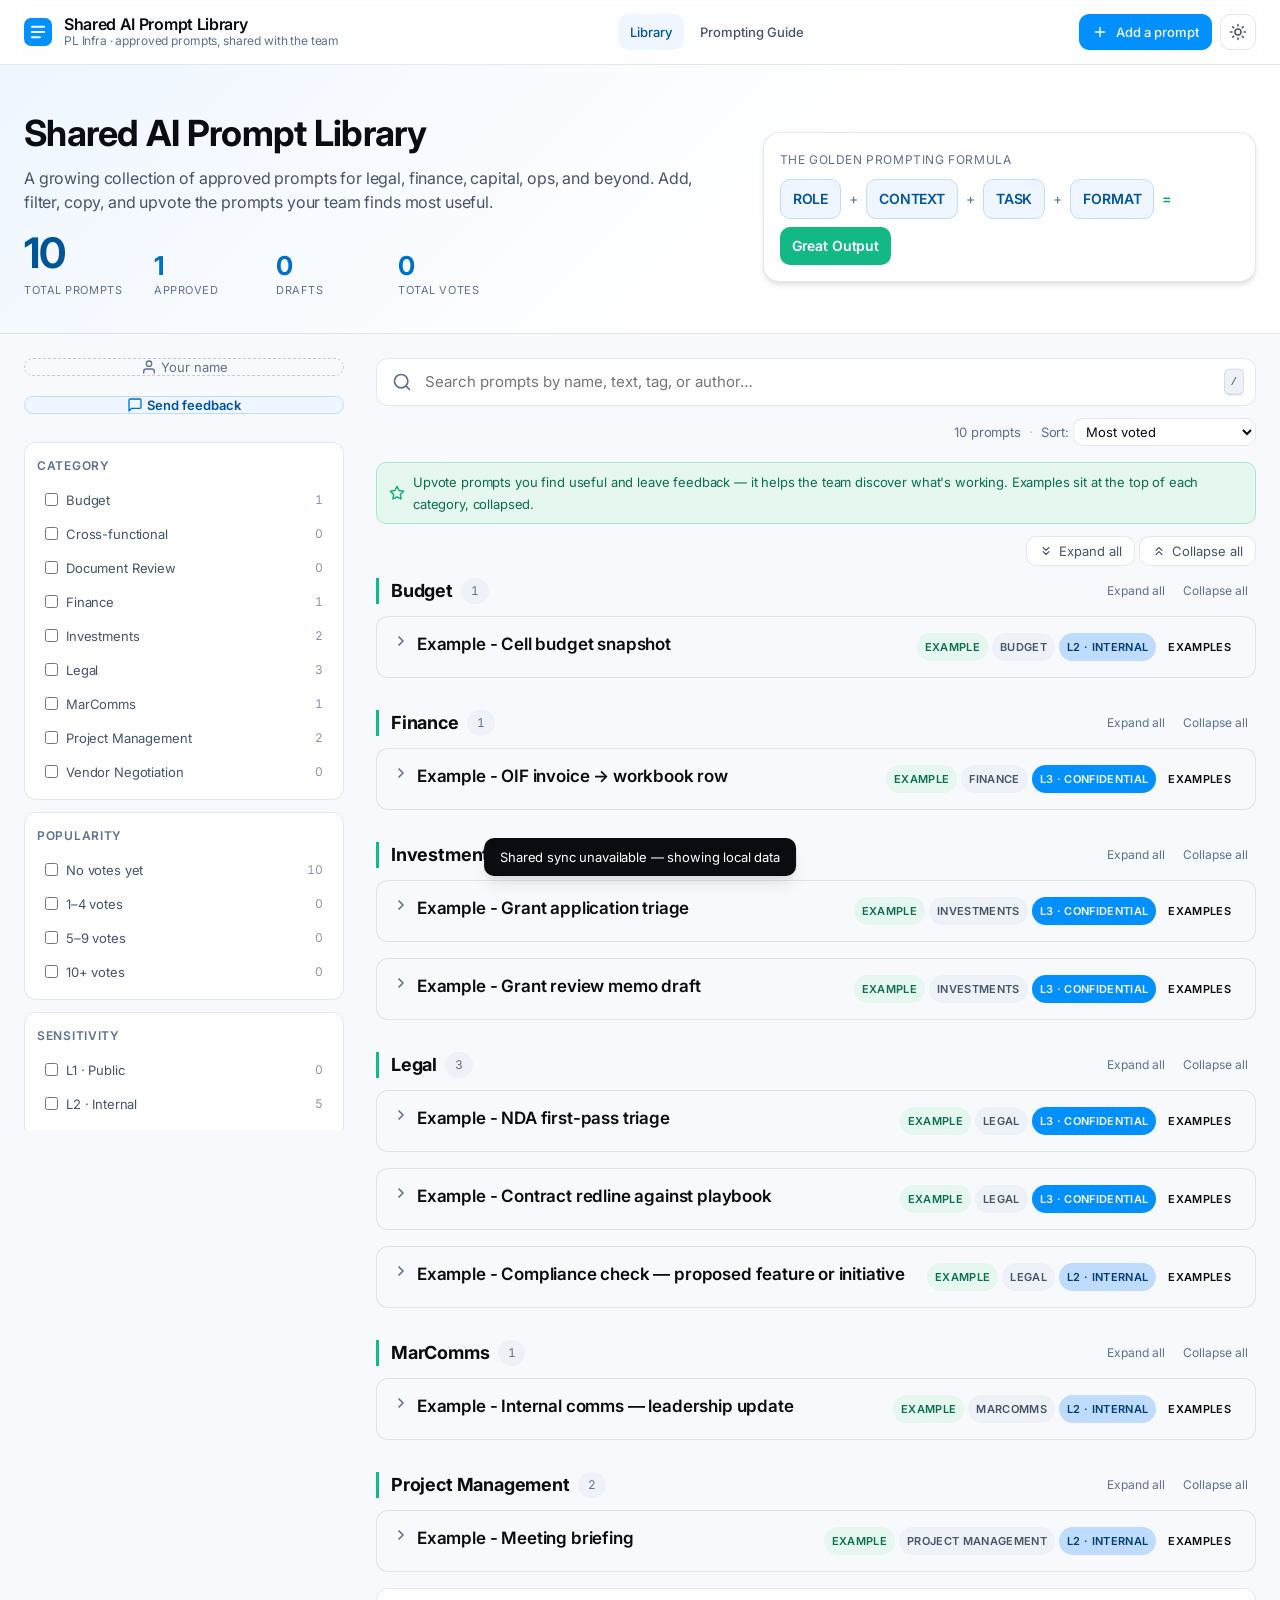
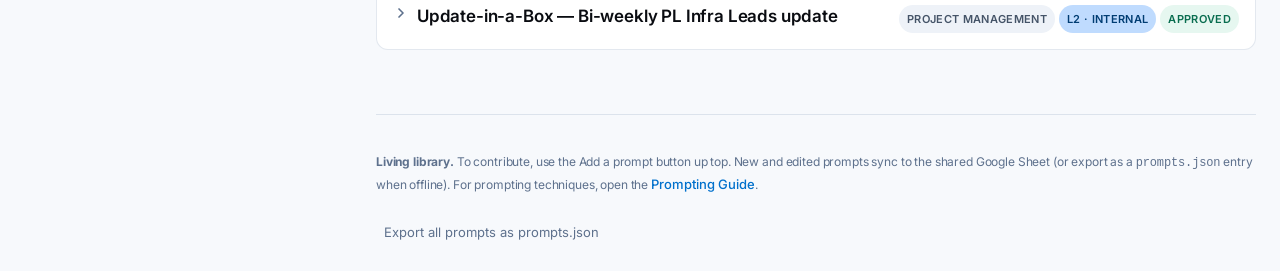
<file: preview/index.html>
<!doctype html>
<html lang="en" data-theme="light">
<head>
  <meta charset="utf-8" />
  <meta name="viewport" content="width=device-width, initial-scale=1" />
  <title>Shared AI Prompt Library — PL Infra</title>
  <meta name="description" content="PL Infra's shared AI prompt library — browse, filter, copy, and upvote approved prompts." />
  <link rel="preconnect" href="https://fonts.googleapis.com" />
  <link rel="preconnect" href="https://fonts.gstatic.com" crossorigin />
  <link href="https://fonts.googleapis.com/css2?family=Inter:wght@400;500;600;700&display=swap" rel="stylesheet" />
  <link rel="icon" href="data:image/svg+xml,%3Csvg xmlns='http://www.w3.org/2000/svg' viewBox='0 0 32 32'%3E%3Crect width='32' height='32' rx='8' fill='%230090ff'/%3E%3Cpath d='M9 10h14M9 16h14M9 22h9' stroke='white' stroke-width='2.5' stroke-linecap='round'/%3E%3C/svg%3E" />
  <link rel="stylesheet" href="styles.css?v=12" />
</head>
<body>

<!-- ===================== TOPBAR ===================== -->
<header class="topbar">
  <div class="topbar-inner">
    <a class="brand" href="#" data-view="library">
      <span class="brand-mark" aria-hidden="true">
        <svg viewBox="0 0 32 32" width="28" height="28">
          <rect width="32" height="32" rx="8" fill="currentColor"/>
          <path d="M9 10h14M9 16h14M9 22h9" stroke="white" stroke-width="2.5" stroke-linecap="round"/>
        </svg>
      </span>
      <span class="brand-text">
        <span class="brand-name">Shared AI Prompt Library</span>
        <span class="brand-sub">PL Infra · approved prompts, shared with the team</span>
      </span>
    </a>

    <nav class="topbar-nav" aria-label="Primary">
      <button class="nav-link is-active" data-view="library" type="button">Library</button>
      <button class="nav-link" data-view="guide" type="button">Prompting Guide</button>
    </nav>

    <div class="topbar-actions">
      <button class="link-button primary" id="addPromptBtn" type="button">
        <svg viewBox="0 0 24 24" width="16" height="16" fill="none" stroke="currentColor" stroke-width="2" stroke-linecap="round" stroke-linejoin="round"><path d="M12 5v14M5 12h14"/></svg>
        Add a prompt
      </button>
      <button class="icon-button" id="themeToggle" aria-label="Toggle dark mode" title="Toggle dark mode">
        <svg class="theme-icon theme-icon-sun" viewBox="0 0 24 24" width="18" height="18" fill="none" stroke="currentColor" stroke-width="2" stroke-linecap="round" stroke-linejoin="round"><circle cx="12" cy="12" r="4"/><path d="M12 2v2M12 20v2M4.93 4.93l1.41 1.41M17.66 17.66l1.41 1.41M2 12h2M20 12h2M4.93 19.07l1.41-1.41M17.66 6.34l1.41-1.41"/></svg>
        <svg class="theme-icon theme-icon-moon" viewBox="0 0 24 24" width="18" height="18" fill="none" stroke="currentColor" stroke-width="2" stroke-linecap="round" stroke-linejoin="round"><path d="M21 12.79A9 9 0 1 1 11.21 3 7 7 0 0 0 21 12.79z"/></svg>
      </button>
    </div>

    <!-- Tablet/mobile: collapses the nav + actions + filters + theme into one menu -->
    <button class="nav-toggle" id="navMenuBtn" type="button" aria-label="Menu" aria-haspopup="true" aria-expanded="false" aria-controls="navMenu">
      <svg viewBox="0 0 24 24" width="22" height="22" fill="none" stroke="currentColor" stroke-width="2" stroke-linecap="round" stroke-linejoin="round"><path d="M3 6h18M3 12h18M3 18h18"/></svg>
    </button>
    <div class="nav-menu" id="navMenu" role="menu" hidden>
      <button class="nav-menu-item" data-view="library" role="menuitem" type="button">
        <svg viewBox="0 0 24 24" width="16" height="16" fill="none" stroke="currentColor" stroke-width="2" stroke-linecap="round" stroke-linejoin="round"><path d="M9 6h11M9 12h11M9 18h11M4 6h.01M4 12h.01M4 18h.01"/></svg>
        Library
      </button>
      <button class="nav-menu-item" data-view="guide" role="menuitem" type="button">
        <svg viewBox="0 0 24 24" width="16" height="16" fill="none" stroke="currentColor" stroke-width="2" stroke-linecap="round" stroke-linejoin="round"><path d="M4 19.5A2.5 2.5 0 0 1 6.5 17H20"/><path d="M6.5 2H20v20H6.5A2.5 2.5 0 0 1 4 19.5v-15A2.5 2.5 0 0 1 6.5 2z"/></svg>
        Prompting Guide
      </button>
      <button class="nav-menu-item nav-menu-add" id="menuAddPrompt" role="menuitem" type="button">
        <svg viewBox="0 0 24 24" width="16" height="16" fill="none" stroke="currentColor" stroke-width="2" stroke-linecap="round" stroke-linejoin="round"><path d="M12 5v14M5 12h14"/></svg>
        Add a prompt
      </button>
      <button class="nav-menu-item" id="menuFeedback" role="menuitem" type="button">
        <svg viewBox="0 0 24 24" width="16" height="16" fill="none" stroke="currentColor" stroke-width="2" stroke-linecap="round" stroke-linejoin="round"><path d="M21 15a2 2 0 0 1-2 2H7l-4 4V5a2 2 0 0 1 2-2h14a2 2 0 0 1 2 2z"/></svg>
        Send feedback
      </button>
      <div class="nav-menu-sep" role="separator"></div>
      <button class="nav-menu-item nav-menu-filters-toggle" id="menuFilters" type="button" aria-expanded="false" aria-controls="navMenuFilters">
        <svg viewBox="0 0 24 24" width="16" height="16" fill="none" stroke="currentColor" stroke-width="2" stroke-linecap="round" stroke-linejoin="round"><path d="M22 3H2l8 9.46V19l4 2v-8.54L22 3z"/></svg>
        <span id="menuFiltersLabel">Filters</span>
        <svg class="nav-menu-chevron" viewBox="0 0 24 24" width="16" height="16" fill="none" stroke="currentColor" stroke-width="2" stroke-linecap="round" stroke-linejoin="round"><path d="m6 9 6 6 6-6"/></svg>
      </button>
      <div class="nav-menu-filters" id="navMenuFilters" hidden></div>
      <div class="nav-menu-sep" role="separator"></div>
      <button class="nav-menu-item" id="menuIdentity" role="menuitem" type="button">
        <svg viewBox="0 0 24 24" width="16" height="16" fill="none" stroke="currentColor" stroke-width="2" stroke-linecap="round" stroke-linejoin="round"><path d="M20 21v-2a4 4 0 0 0-4-4H8a4 4 0 0 0-4 4v2"/><circle cx="12" cy="7" r="4"/></svg>
        Your name
      </button>
      <button class="nav-menu-item" id="menuTheme" role="menuitem" type="button">
        <svg viewBox="0 0 24 24" width="16" height="16" fill="none" stroke="currentColor" stroke-width="2" stroke-linecap="round" stroke-linejoin="round"><circle cx="12" cy="12" r="4"/><path d="M12 2v2M12 20v2M4.93 4.93l1.41 1.41M17.66 17.66l1.41 1.41M2 12h2M20 12h2M4.93 19.07l1.41-1.41M17.66 6.34l1.41-1.41"/></svg>
        <span id="menuThemeLabel">Dark mode</span>
      </button>
    </div>
  </div>
</header>

<!-- ===================== HERO ===================== -->
<section class="hero" id="hero">
  <div class="hero-inner">
    <div>
      <h1>Shared AI Prompt Library</h1>
      <p class="tagline">A growing collection of approved prompts for legal, finance, capital, ops, and beyond. Add, filter, copy, and upvote the prompts your team finds most useful.</p>
      <div class="hero-stats hero-stats--single">
        <div class="hero-stat">
          <span class="hero-stat-num" id="statTotal">&mdash;</span>
          <span class="hero-stat-label">Total prompts</span>
        </div>
        <div class="hero-stat">
          <span class="hero-stat-num" id="statApproved">&mdash;</span>
          <span class="hero-stat-label">Approved</span>
        </div>
        <div class="hero-stat">
          <span class="hero-stat-num" id="statDrafts">&mdash;</span>
          <span class="hero-stat-label">Drafts</span>
        </div>
        <div class="hero-stat">
          <span class="hero-stat-num" id="statVotes">&mdash;</span>
          <span class="hero-stat-label">Total votes</span>
        </div>
      </div>
    </div>
    <div class="hero-art">
      <div class="hero-art-title">The Golden Prompting Formula</div>
      <div class="hero-formula">
        <span class="formula-chip">ROLE</span>
        <span class="formula-op">+</span>
        <span class="formula-chip">CONTEXT</span>
        <span class="formula-op">+</span>
        <span class="formula-chip">TASK</span>
        <span class="formula-op">+</span>
        <span class="formula-chip">FORMAT</span>
        <span class="formula-eq">=</span>
        <span class="formula-out">Great Output</span>
      </div>
    </div>
  </div>
</section>

<!-- ===================== LIBRARY VIEW ===================== -->
<main class="layout" id="libraryView">
  <!-- Sidebar filters -->
  <aside class="sidebar" aria-label="Filters">
    <button class="ghost-button identity-btn" id="identityBtn" type="button">
      <svg viewBox="0 0 24 24" width="16" height="16" fill="none" stroke="currentColor" stroke-width="2" stroke-linecap="round" stroke-linejoin="round"><path d="M20 21v-2a4 4 0 0 0-4-4H8a4 4 0 0 0-4 4v2"/><circle cx="12" cy="7" r="4"/></svg>
      Your name
    </button>
    <button class="ghost-button feedback-btn-side" id="feedbackBtn" type="button">
      <svg viewBox="0 0 24 24" width="16" height="16" fill="none" stroke="currentColor" stroke-width="2" stroke-linecap="round" stroke-linejoin="round"><path d="M21 15a2 2 0 0 1-2 2H7l-4 4V5a2 2 0 0 1 2-2h14a2 2 0 0 1 2 2z"/></svg>
      Send feedback
    </button>
    <div class="filter-card">
      <h3>Category</h3>
      <div class="filter-list" id="filterCategory"></div>
    </div>
    <div class="filter-card">
      <h3>Popularity</h3>
      <div class="filter-list" id="filterPopularity"></div>
    </div>
    <div class="filter-card">
      <h3>Sensitivity</h3>
      <div class="filter-list" id="filterSensitivity"></div>
    </div>
    <div class="filter-card">
      <h3>Status</h3>
      <div class="filter-list" id="filterStatus"></div>
    </div>
    <button class="ghost-button" id="clearFilters" type="button">
      <svg viewBox="0 0 24 24" width="16" height="16" fill="none" stroke="currentColor" stroke-width="2" stroke-linecap="round" stroke-linejoin="round"><path d="M3 6h18M8 6V4a2 2 0 0 1 2-2h4a2 2 0 0 1 2 2v2m3 0v14a2 2 0 0 1-2 2H7a2 2 0 0 1-2-2V6"/></svg>
      Clear all filters
    </button>
  </aside>

  <!-- Content -->
  <section class="content">
    <div class="content-header">
      <div class="search-wrap">
        <svg class="search-icon" viewBox="0 0 24 24" width="20" height="20" fill="none" stroke="currentColor" stroke-width="2" stroke-linecap="round" stroke-linejoin="round" aria-hidden="true"><circle cx="11" cy="11" r="8"/><path d="m21 21-4.3-4.3"/></svg>
        <input type="search" id="mainSearch" class="search-input" placeholder="Search prompts by name, text, tag, or author…" aria-label="Search prompts" />
        <kbd class="search-kbd" aria-hidden="true">/</kbd>
      </div>
      <div class="results-row">
        <div id="activeChips" class="active-chips" aria-live="polite"></div>
        <div class="result-meta">
          <span id="resultCount">0 prompts</span>
          <span class="dot" aria-hidden="true">·</span>
          <label class="select-wrap">
            Sort:
            <select id="sortSelect" aria-label="Sort prompts">
              <option value="votes">Most voted</option>
              <option value="recent">Recently updated</option>
              <option value="alpha">Alphabetical</option>
              <option value="sensitivity">Sensitivity (low → high)</option>
            </select>
          </label>
        </div>
      </div>
    </div>

    <div id="leaderboardNote" class="leaderboard-note">
      <svg viewBox="0 0 24 24" width="16" height="16" fill="none" stroke="currentColor" stroke-width="2" stroke-linecap="round" stroke-linejoin="round"><path d="M12 2l3.09 6.26L22 9.27l-5 4.87 1.18 6.88L12 17.77l-6.18 3.25L7 14.14 2 9.27l6.91-1.01L12 2z"/></svg>
      Upvote prompts you find useful and leave feedback &mdash; it helps the team discover what's working. Examples sit at the top of each category, collapsed.
    </div>

    <div class="bulk-bar" id="bulkBar">
      <button class="bulk-btn" data-action="expand-all" type="button">
        <svg viewBox="0 0 24 24" width="14" height="14" fill="none" stroke="currentColor" stroke-width="2" stroke-linecap="round" stroke-linejoin="round"><path d="m7 13 5 5 5-5M7 6l5 5 5-5"/></svg>
        Expand all
      </button>
      <button class="bulk-btn" data-action="collapse-all" type="button">
        <svg viewBox="0 0 24 24" width="14" height="14" fill="none" stroke="currentColor" stroke-width="2" stroke-linecap="round" stroke-linejoin="round"><path d="m7 11 5-5 5 5M7 18l5-5 5 5"/></svg>
        Collapse all
      </button>
    </div>

    <div id="promptSections"></div>

    <div id="emptyState" class="empty-state" hidden>
      <svg viewBox="0 0 24 24" width="32" height="32" fill="none" stroke="currentColor" stroke-width="1.5" stroke-linecap="round" stroke-linejoin="round" aria-hidden="true"><circle cx="11" cy="11" r="8"/><path d="m21 21-4.3-4.3"/></svg>
      <h3>No prompts match those filters</h3>
      <p>Try clearing a filter or broadening your search.</p>
      <button class="action-btn" type="button" onclick="document.getElementById('clearFilters').click()">Clear all filters</button>
    </div>

    <footer class="page-footer">
      <p><strong>Living library.</strong> To contribute, use the Add a prompt button up top. New and edited prompts sync to the shared Google Sheet (or export as a <code>prompts.json</code> entry when offline). For prompting techniques, open the <button class="nav-link" data-view="guide" type="button" style="height:auto;padding:0;color:var(--brand-600)">Prompting Guide</button>.</p>
      <div><button class="ghost-button" id="exportJsonBtn" type="button">Export all prompts as prompts.json</button></div>
    </footer>
  </section>
</main>

<!-- ===================== GUIDE VIEW ===================== -->
<main class="guide" id="guideView" hidden>
  <h1>Prompting Guide</h1>
  <p class="guide-intro">An AI tool is only as good as the instruction you give it. A vague prompt gets a generic answer. A precise, context-rich prompt gets a polished, ready-to-use response. The difference is your prompt.</p>

  <h2>1. Where AI is already winning</h2>
  <p>Most teams are already using AI for one or more of these. Naming them out loud helps you spot where else AI can plug in:</p>
  <ul>
    <li><strong>Contracts &amp; agreements</strong> — draft, review, redline, summarize; extract key terms and flag unusual clauses.</li>
    <li><strong>Response drafting</strong> — professional emails, letters, replies; routine through sensitive.</li>
    <li><strong>Diligence &amp; KYC</strong> — determine document requirements, draft response emails, manage certification letters.</li>
    <li><strong>Special projects</strong> — research, summarize, draft memos, produce first-pass deliverables for complex work.</li>
    <li><strong>Process &amp; admin</strong> — checklists, templates, trackers, process documentation for repeatable workflows.</li>
    <li><strong>Proofreading &amp; polish</strong> — refine tone, check consistency, restructure arguments, catch errors before send.</li>
  </ul>

  <h2>2. The Golden Prompting Formula</h2>
  <p><strong>ROLE + CONTEXT + TASK + FORMAT = Great Output</strong></p>
  <table>
    <thead><tr><th>Component</th><th>Question it answers</th><th>Example</th></tr></thead>
    <tbody>
      <tr><td><strong>ROLE</strong></td><td>Who should the AI be?</td><td>"You are a legal counsel specializing in vendor agreements…"</td></tr>
      <tr><td><strong>CONTEXT</strong></td><td>What's the situation?</td><td>"We received a request from Counterparty X asking for…"</td></tr>
      <tr><td><strong>TASK</strong></td><td>What exactly do you need?</td><td>"Draft a response providing only the required documents…"</td></tr>
      <tr><td><strong>FORMAT</strong></td><td>How should it look?</td><td>"Respond in 3 paragraphs, professional tone, under 200 words."</td></tr>
    </tbody>
  </table>
  <p>Most of us do this intuitively. Doing it consistently is what separates a great prompt from a mediocre one.</p>

  <h2>3. A reusable template for high-stakes prompts</h2>
  <p>For complex, repeatable work — diligence reviews, multi-step analyses, anything you'll run more than once — use this three-step structure:</p>
  <h3>Step 1 — Scope</h3>
  <blockquote>As an <code>(EXPERT_TYPE)</code> with a background in <code>(EXPERTISE_TYPES)</code>, and in consideration of the following context <code>(INDUSTRIES, COUNTRIES, BUSINESS_CONTEXT, PRIOR_ANALYSIS)</code>, analyze the following <code>(CONTENT_SOURCES)</code> for <code>(DESIRED_PATTERNS)</code>. While analyzing, alert the following <code>(HUMAN_ROLES)</code> via the following <code>(ALERT_METHODS AND ANALYSIS_CONTEXT)</code> when specific human expertise could meaningfully improve analysis. Once the analysis is complete, store it in the <code>(ANALYSIS_REPOSITORY)</code>.</blockquote>
  <h3>Step 2 — Rigor</h3>
  <blockquote>Document and retain your sources, citations, and reasoning for all actions associated with each step.</blockquote>
  <h3>Step 3 — Internal process improvement</h3>
  <blockquote>Recommend improvements to this workflow such as qualitative inclusion of more context and content source for more accurate and desired outcomes. Make recommendations on how analysis is conducted so that overall analyses trend up in quality over time. Include any specific recommendations for improving analysis efficiency, context richness, and the preservation of accurate data provenance and citation.</blockquote>
  <p>Save the populated version back to the library when you find one that works well. The library compounds in value over time.</p>

  <h2>4. Good vs. great prompts</h2>
  <h3>Contract review</h3>
  <p><span class="weak">Weak:</span> "Review this contract."<br><span class="strong">Strong:</span> "You are a legal counsel for a financial firm. Review this vendor agreement and list the top 3 deviations from our standard terms, flagging each as Low/Medium/High risk. One sentence per item."</p>
  <h3>Email response</h3>
  <p><span class="weak">Weak:</span> "Help me respond to this email."<br><span class="strong">Strong:</span> "You are drafting on behalf of a senior attorney. The counterparty requests a deadline extension. Decline professionally but offer an alternative date. Formal tone, under 100 words."</p>
  <h3>Diligence / KYC request</h3>
  <p><span class="weak">Weak:</span> "Help me respond to this KYC request."<br><span class="strong">Strong:</span> "You are a legal ops specialist. A fund administrator requests KYC docs. We provide only: [list]. Draft a professional reply with exactly these items, noting anything unavailable. Under 150 words."</p>
  <p>The weak versions produce generic output that is often missing required info, includes info we shouldn't share, and needs heavy editing. The strong versions are ready-to-send in two minutes.</p>

  <h2>5. Six techniques that separate power users</h2>
  <p><strong>1. Be specific about constraints.</strong> Tell the AI what NOT to include. <em>"Do not share our EIN, bank details, or ownership structure unless explicitly required."</em></p>
  <p><strong>2. Reference attached documents.</strong> Use <code>@</code> (or the equivalent attachment mechanism in your tool) and say <em>"Using the attached [document name], draft…"</em> This grounds the AI in your actual content.</p>
  <p><strong>3. Iterate, don't restart.</strong> If the output is close but not right, say <em>"Revise paragraph 2 to be more formal"</em> or <em>"Shorten this to 3 bullet points."</em> Build on what's good. When you discover a better way to ask mid-conversation, tell the model to update its working instructions and restate them so you can save the new version back to the library.</p>
  <p><strong>4. Specify your audience.</strong> <em>"This goes to a sophisticated institutional investor"</em> vs. <em>"This is for a fund admin's compliance team."</em> The AI calibrates tone and depth accordingly.</p>
  <p><strong>5. Ask for a plan first.</strong> For complex tasks: <em>"Before drafting, list the key points you'll cover and flag any gaps in the information I've given you."</em> Approve the outline, then say <em>"Proceed."</em> Bonus: ask the model to suggest improvements to your prompt before it runs — it is unusually good at spotting underspecification in its own instructions.</p>
  <p><strong>6. Request sources.</strong> Ask the AI to cite its sources so you can quickly identify where (if at all) it is hallucinating. Useful framings:</p>
  <ul>
    <li><em>"Cite the section number for every claim about the contract."</em></li>
    <li><em>"For every number you give me, cite the tab and cell range from the workbook."</em></li>
    <li><em>"If you are uncertain about a citation, say so explicitly rather than guessing."</em></li>
    <li><em>"Don't invent citations — if you don't have a source, mark the claim <code>[UNCITED]</code>."</em></li>
  </ul>

  <h2>6. Match the model to the task</h2>
  <ul>
    <li><strong>Top-tier reasoning model</strong> (e.g., Claude Opus) — heavy analysis, contract review, complex reasoning. Use when accuracy beats speed.</li>
    <li><strong>Workhorse model</strong> (e.g., Claude Sonnet) — most drafting, summarization, day-to-day work. The default for the library.</li>
    <li><strong>Fast / cheap model</strong> (e.g., Claude Haiku) — high-volume classification, routing, quick checks where you'd run the same prompt many times.</li>
  </ul>

  <h2>7. Always avoid</h2>
  <ul>
    <li>Pasting confidential data into non-approved tools that have not been vetted by your org's security or legal team.</li>
    <li>Sending AI output without human review.</li>
    <li>Vague asks — use precise verbs: <em>draft, summarize, extract, compare.</em></li>
    <li>Assuming context carries over — reset each session or create a Project.</li>
  </ul>

  <h2>8. Building the habit</h2>
  <p>Better prompts → better outputs → more time for high-value work. Two small actions that make this real:</p>
  <ul>
    <li>Pick one technique from this guide and apply it to a real task this week.</li>
    <li>When you find a prompt that works well, add it to your team's library so others benefit.</li>
  </ul>
  <blockquote class="callout-green">Ready to contribute? Head back to the <button class="nav-link" data-view="library" type="button" style="height:auto;padding:0;color:var(--green-700);font-weight:600">Library</button> and hit "Add a prompt."</blockquote>
</main>

<!-- ===================== MODAL ROOT ===================== -->
<div id="modalRoot"></div>

<div id="toast" class="toast" role="status" aria-live="polite"></div>

<script src="config.js?v=12"></script>
<script src="prompts.js?v=12"></script>
<script src="app.js?v=12"></script>
</body>
</html>
</file>
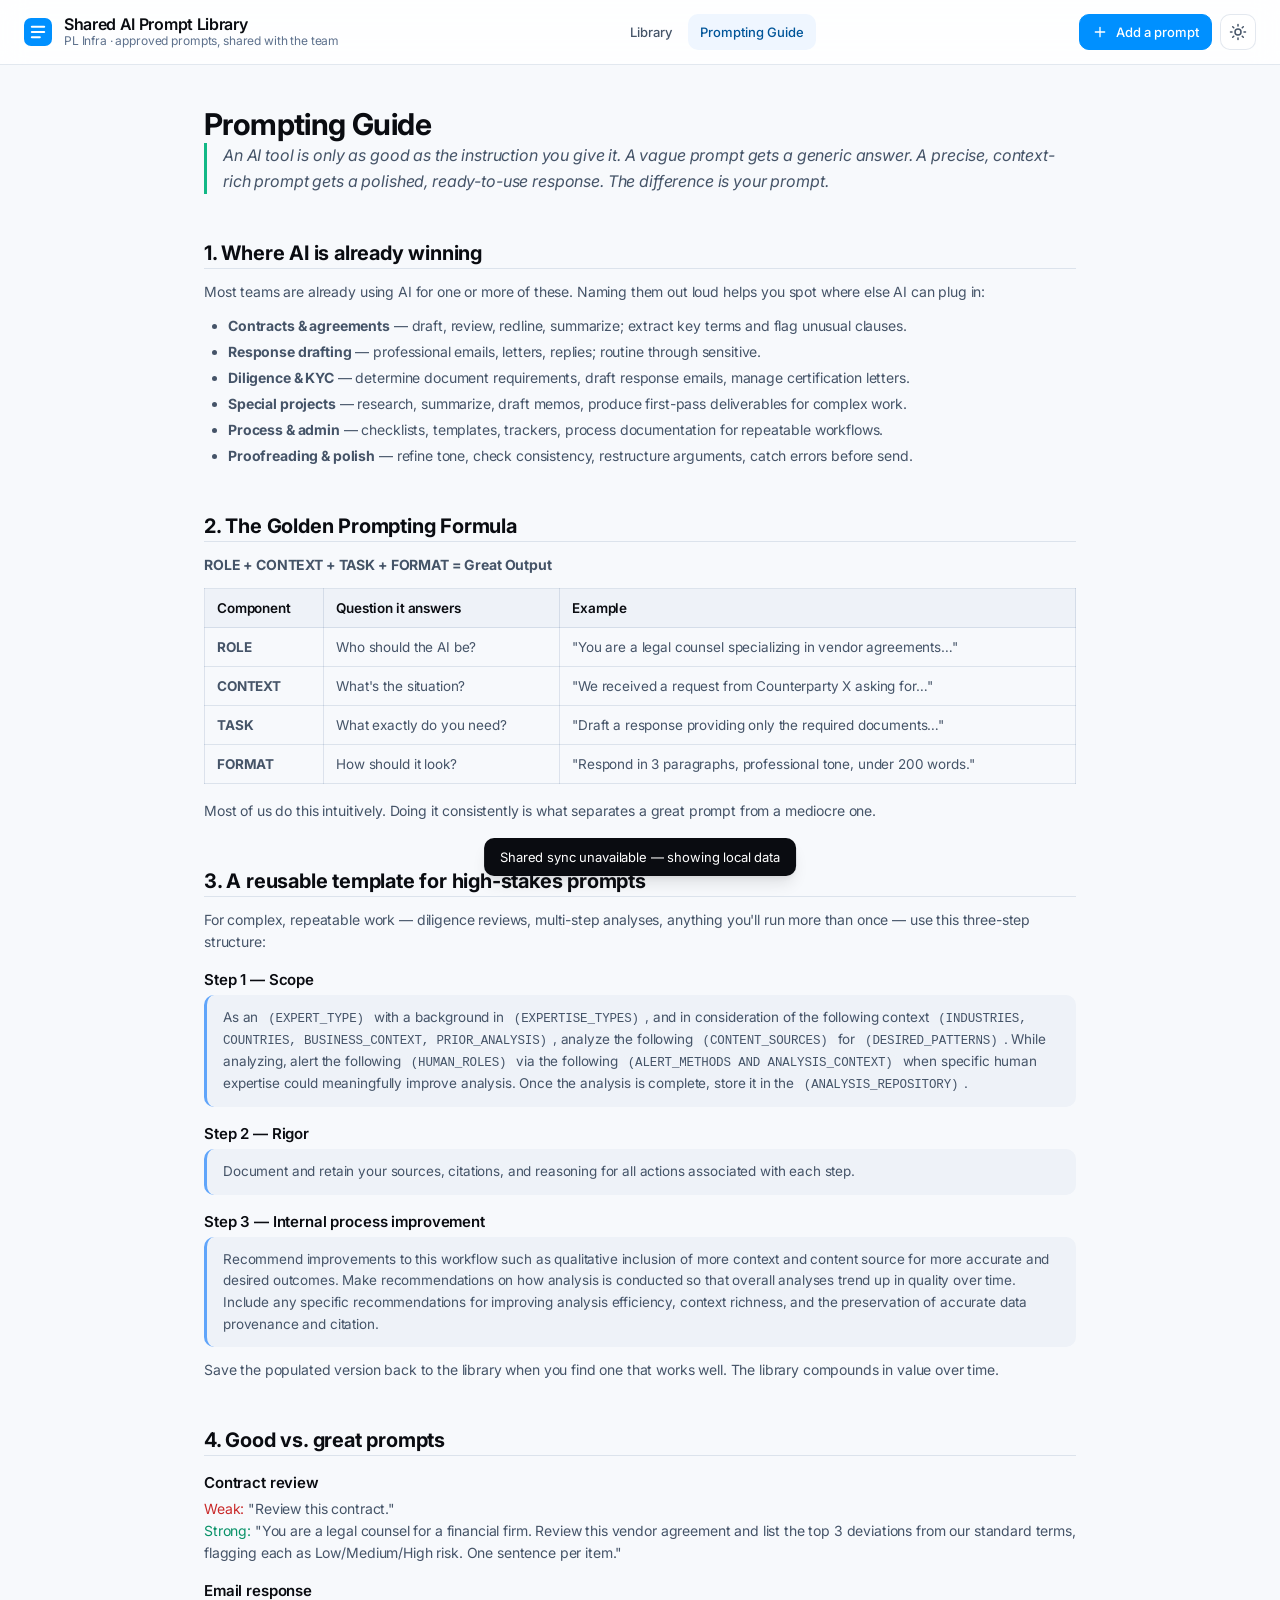
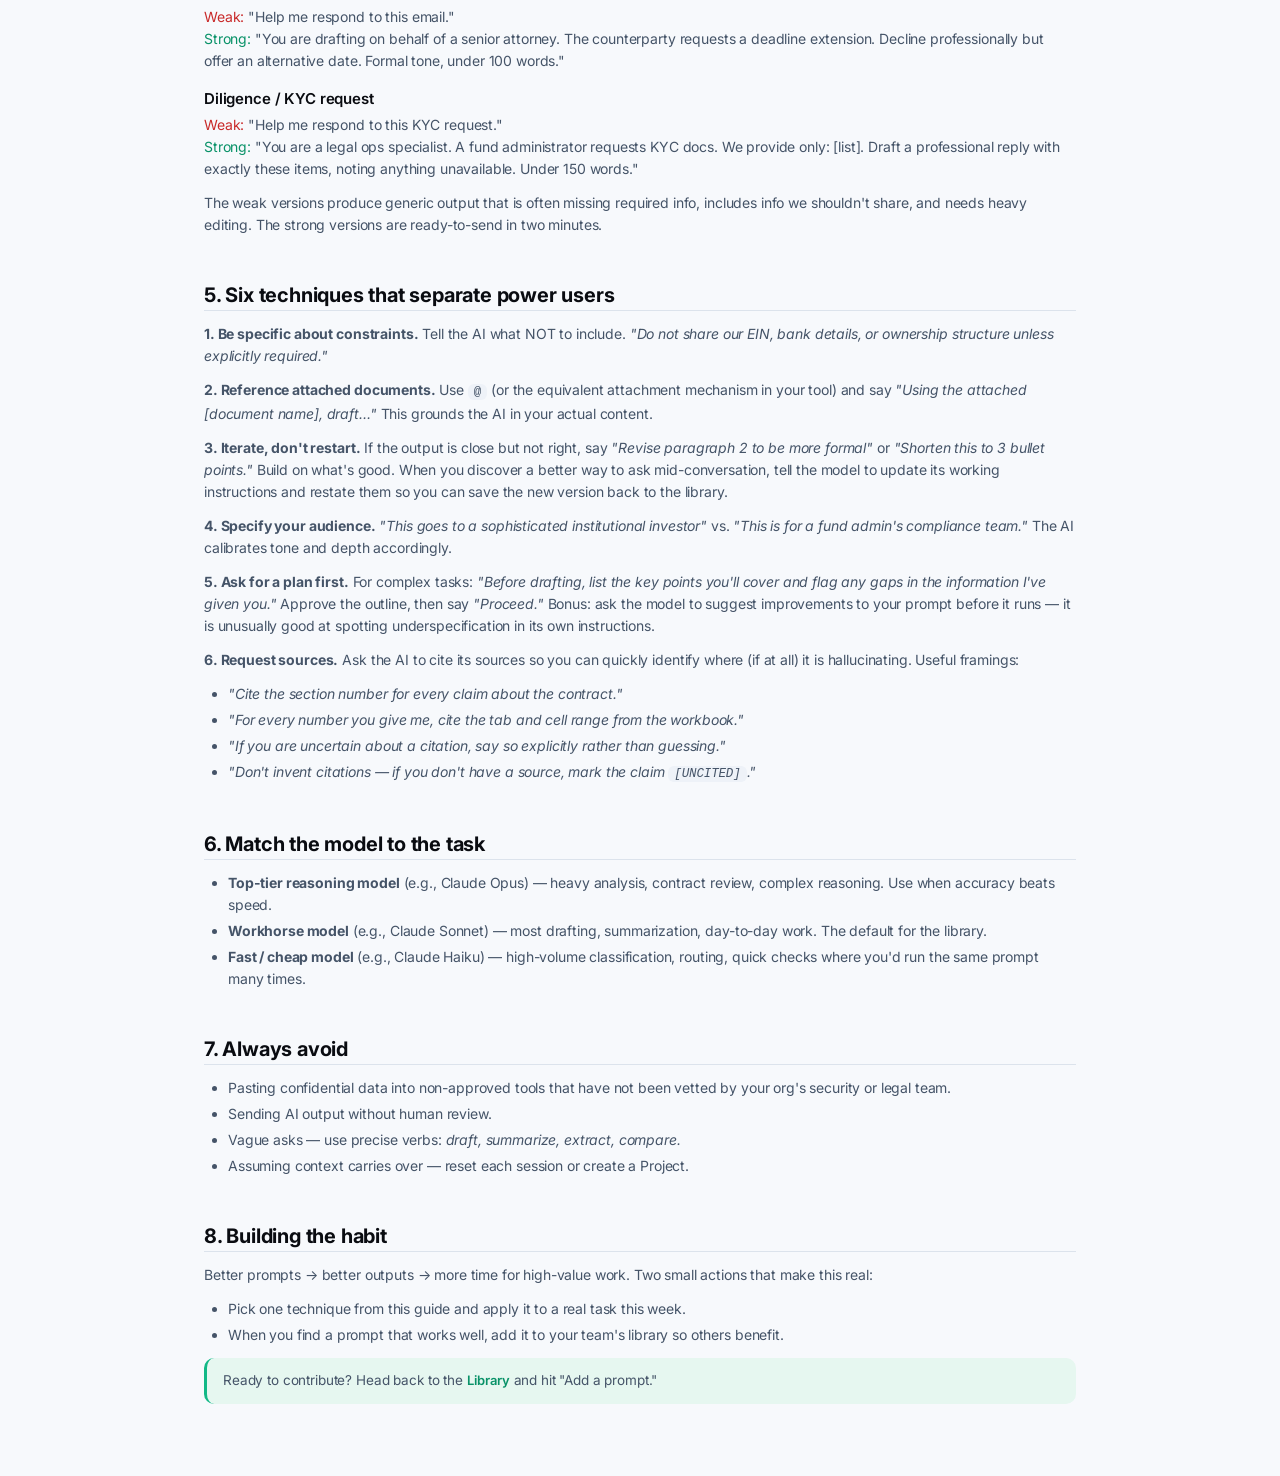
<file: preview/reference.html>
<!doctype html>
<html lang="en" data-theme="light">
<head>
  <meta charset="utf-8" />
  <meta name="viewport" content="width=device-width, initial-scale=1" />
  <title>Prompting Guide — PL Infra Prompt Library</title>
  <!-- The Prompting Guide now lives in-page on the library as a tab.
       This page redirects there so existing links keep working.
       The previous standalone page is preserved as reference.html.bak. -->
  <meta http-equiv="refresh" content="0; url=./#guide" />
  <link rel="icon" href="data:image/svg+xml,%3Csvg xmlns='http://www.w3.org/2000/svg' viewBox='0 0 32 32'%3E%3Crect width='32' height='32' rx='8' fill='%230090ff'/%3E%3Cpath d='M9 10h14M9 16h14M9 22h9' stroke='white' stroke-width='2.5' stroke-linecap='round'/%3E%3C/svg%3E" />
  <script>location.replace("./#guide");</script>
  <style>
    body{font-family:-apple-system,BlinkMacSystemFont,"Segoe UI",Inter,sans-serif;
      display:grid;place-items:center;min-height:100vh;margin:0;background:#f7f9fc;color:#455468}
    a{color:#0070cc}
  </style>
</head>
<body>
  <p>The Prompting Guide has moved. Redirecting… If nothing happens, <a href="./#guide">open the Prompting Guide</a>.</p>
</body>
</html>
</file>
<file: preview/styles.css>
/* PL Prompt Library — design system + components (extracted from prototype) */
/* =========================================================
   PL Design System — tokens + components (from preview/styles.css)
   ========================================================= */
:root {
  --bg-base:            #ffffff;
  --bg-soft:            #f7f9fc;
  --bg-subtle:          #eef2f8;
  --bg-brand-soft:      #eff6ff;
  --bg-brand-subtle:    #dbeafe;
  --fg-primary:         #0a0c11;
  --fg-secondary:       #455468;
  --fg-tertiary:        #5e718d;
  --fg-quaternary:      #8897ae;
  --fg-disabled:        #afbaca;
  --fg-on-brand:        #ffffff;
  --brand-50:           #eff6ff;
  --brand-100:          #dbeafe;
  --brand-200:          #bfdbfe;
  --brand-300:          #93c5fd;
  --brand-400:          #60a5fa;
  --brand-500:          #0090ff;
  --brand-600:          #0070cc;
  --brand-700:          #005599;
  --brand-800:          #003d73;
  --brand-900:          #002952;
  /* PL green accents */
  --green-500:          #12b886;
  --green-600:          #0ca678;
  --green-700:          #099268;
  --green-soft:         #e6f7f0;
  --green-subtle:       #c3f0dd;
  --green-border:       #a7e8cf;
  --green-fg:           #0a6e50;
  --border-subtle:      rgba(30,64,124,0.12);
  --border-muted:       rgba(30,64,124,0.24);
  --border-strong:      #3d4a5c;
  --border-brand:       #0090ff;
  --border-brand-soft:  #bfdbfe;
  --tier-l1-bg: #eff6ff; --tier-l1-fg: #005599;
  --tier-l2-bg: #bfdbfe; --tier-l2-fg: #003d73;
  --tier-l3-bg: #0090ff; --tier-l3-fg: #ffffff;
  --tier-l4-bg: #003d73; --tier-l4-fg: #ffffff;
  --status-draft-bg:      #f1f5f9; --status-draft-fg:      #475569;
  --status-approved-bg:   #e6f7f0; --status-approved-fg:   #0a6e50;
  --status-deprecated-bg: #e2e8f0; --status-deprecated-fg: #64748b;
  --space-1:2px; --space-2:4px; --space-3:8px; --space-4:12px;
  --space-5:16px; --space-6:24px; --space-7:32px; --space-8:48px;
  --space-9:64px; --space-10:80px;
  --radius-sm:6px; --radius-md:10px; --radius-lg:12px;
  --radius-xl:16px; --radius-2xl:20px; --radius-pill:9999px;
  --shadow-xs: 0 1px 2px rgba(14,15,17,.06);
  --shadow-sm: 0 1px 2px rgba(14,15,17,.06),0 1px 3px rgba(14,15,17,.10);
  --shadow-md: 0 2px 4px -1px rgba(14,15,17,.06),0 4px 6px -1px rgba(14,15,17,.10);
  --shadow-lg: 0 4px 6px -2px rgba(14,15,17,.06),0 10px 15px -3px rgba(14,15,17,.10);
  --font-sans: "Inter",ui-sans-serif,system-ui,-apple-system,"Segoe UI",Roboto,sans-serif;
  --font-mono: ui-monospace,SFMono-Regular,"SF Mono",Menlo,Monaco,Consolas,monospace;
  --sidebar-width:320px; --topbar-height:64px;
}
:root[data-theme="dark"] {
  --bg-base:#0a0c11; --bg-soft:#0f1320; --bg-subtle:#1a2030;
  --bg-brand-soft:#0a2240; --bg-brand-subtle:#0e3060;
  --fg-primary:#f0f3f9; --fg-secondary:#afbaca; --fg-tertiary:#8897ae;
  --fg-quaternary:#5e718d; --fg-disabled:#455468;
  --border-subtle:rgba(180,200,230,.10); --border-muted:rgba(180,200,230,.18);
  --border-strong:#5e718d; --border-brand-soft:#1a4480;
  --brand-50:#0a2240; --brand-100:#0e3060;
  --green-soft:#0c2e22; --green-subtle:#12513b; --green-border:#12513b; --green-fg:#5fdcae;
  --tier-l1-bg:#0e3060; --tier-l1-fg:#93c5fd;
  --tier-l2-bg:#1a4480; --tier-l2-fg:#bfdbfe;
  --tier-l3-bg:#0090ff; --tier-l3-fg:#ffffff;
  --tier-l4-bg:#002952; --tier-l4-fg:#bfdbfe;
  --status-draft-bg:#1f2937; --status-draft-fg:#94a3b8;
  --status-approved-bg:#0c2e22; --status-approved-fg:#5fdcae;
  --status-deprecated-bg:#1f2937; --status-deprecated-fg:#64748b;
  --shadow-xs:0 1px 2px rgba(0,0,0,.40);
  --shadow-sm:0 1px 2px rgba(0,0,0,.40),0 1px 3px rgba(0,0,0,.50);
  --shadow-md:0 2px 4px -1px rgba(0,0,0,.40),0 4px 6px -1px rgba(0,0,0,.50);
  --shadow-lg:0 4px 6px -2px rgba(0,0,0,.40),0 10px 15px -3px rgba(0,0,0,.50);
}

/* Reset */
*,*::before,*::after{box-sizing:border-box}
[hidden]{display:none!important}
html,body{margin:0;padding:0}
body{font-family:var(--font-sans);font-size:14px;line-height:22px;letter-spacing:-.01em;
  color:var(--fg-primary);background:var(--bg-soft);-webkit-font-smoothing:antialiased}
button{font-family:inherit;cursor:pointer}
input,select,textarea{font-family:inherit}
a{color:var(--brand-600);text-decoration:none}
a:hover{text-decoration:underline}

/* =========================================================
   Topbar
   ========================================================= */
.topbar{position:sticky;top:0;z-index:10;
  background:color-mix(in srgb,var(--bg-base) 85%,transparent);
  backdrop-filter:saturate(180%) blur(12px);
  border-bottom:1px solid var(--border-subtle)}
.topbar-inner{max-width:1440px;margin:0 auto;height:var(--topbar-height);position:relative;
  padding:0 var(--space-6);display:flex;align-items:center;
  justify-content:space-between;gap:var(--space-5)}
.brand{display:flex;align-items:center;gap:var(--space-4);text-decoration:none;color:inherit}
.brand:hover{text-decoration:none}
.brand-mark{color:var(--brand-500);display:inline-flex}
.brand-text{display:flex;flex-direction:column;line-height:1.2}
.brand-name{font-weight:600;font-size:16px;letter-spacing:-.02em;color:var(--fg-primary)}
.brand-sub{font-size:12px;color:var(--fg-tertiary)}
.topbar-actions{display:flex;align-items:center;gap:var(--space-3)}
.topbar-nav{display:flex;gap:var(--space-2);align-items:center;margin-left:var(--space-5)}
.nav-link{display:inline-flex;align-items:center;height:36px;padding:0 var(--space-4);
  border-radius:var(--radius-md);font-size:13px;font-weight:500;color:var(--fg-secondary);
  text-decoration:none;transition:background 120ms ease,color 120ms ease;border:none;background:transparent}
.nav-link:hover{background:var(--bg-subtle);color:var(--fg-primary);text-decoration:none}
.nav-link.is-active{background:var(--bg-brand-soft);color:var(--brand-700)}
.link-button{display:inline-flex;align-items:center;gap:var(--space-3);height:36px;
  padding:0 var(--space-4);border-radius:var(--radius-md);color:var(--fg-secondary);
  border:1px solid var(--border-subtle);background:var(--bg-base);text-decoration:none;
  font-size:13px;font-weight:500;transition:background 120ms ease,border-color 120ms ease,color 120ms ease}
.link-button:hover{background:var(--bg-subtle);color:var(--fg-primary);text-decoration:none}
.link-button.primary{background:var(--brand-500);color:#fff;border-color:var(--brand-500)}
.link-button.primary:hover{background:var(--brand-600);border-color:var(--brand-600)}
.identity-chip{display:inline-flex;align-items:center;gap:var(--space-2);height:36px;
  padding:0 var(--space-4);border-radius:var(--radius-pill);font-size:13px;font-weight:500;
  color:var(--green-fg);background:var(--green-soft);border:1px solid var(--green-border)}
.identity-chip:hover{background:var(--green-subtle)}
.identity-dot{width:8px;height:8px;border-radius:50%;background:var(--green-500);flex-shrink:0}
@media(max-width:640px){.identity-chip .identity-label{display:none}}
.icon-button{width:36px;height:36px;border-radius:var(--radius-md);
  border:1px solid var(--border-subtle);background:var(--bg-base);color:var(--fg-secondary);
  display:inline-flex;align-items:center;justify-content:center;
  transition:background 120ms ease,border-color 120ms ease,color 120ms ease}
.icon-button:hover{background:var(--bg-subtle);color:var(--fg-primary)}
.theme-icon-moon{display:none}
:root[data-theme="dark"] .theme-icon-sun{display:none}
:root[data-theme="dark"] .theme-icon-moon{display:inline}

/* =========================================================
   Hero
   ========================================================= */
.hero{background:linear-gradient(135deg,var(--bg-brand-soft) 0%,var(--bg-base) 60%);
  border-bottom:1px solid var(--border-subtle)}
.hero-inner{max-width:1440px;margin:0 auto;padding:var(--space-8) var(--space-6) var(--space-7);
  display:grid;grid-template-columns:1.4fr 1fr;gap:var(--space-8);align-items:center}
.hero h1{margin:0 0 var(--space-4);font-size:36px;line-height:1.15;letter-spacing:-.02em;
  font-weight:700;color:var(--fg-primary)}
.hero .tagline{font-size:16px;line-height:1.5;color:var(--fg-secondary);margin:0 0 var(--space-5)}
.hero-stats{display:flex;gap:var(--space-6);flex-wrap:wrap}
.hero-stat{display:flex;flex-direction:column;gap:var(--space-1);min-width:80px}
.hero-stat-num{font-size:24px;font-weight:700;color:var(--brand-600);letter-spacing:-.02em}
.hero-stat-label{font-size:12px;color:var(--fg-tertiary);text-transform:uppercase;letter-spacing:.05em}
.hero-stats--single{gap:var(--space-7);align-items:flex-end;row-gap:var(--space-4)}
.hero-stats--single .hero-stat{min-width:90px}
.hero-stats--single .hero-stat .hero-stat-num{font-size:26px}
.hero-stats--single .hero-stat .hero-stat-label{font-size:11px}
.hero-stats--single .hero-stat:first-child .hero-stat-num{font-size:42px;color:var(--brand-700);line-height:1.1}
.hero-art{background:var(--bg-base);border:1px solid var(--border-subtle);
  border-radius:var(--radius-xl);padding:var(--space-5);box-shadow:var(--shadow-md)}
.hero-art-title{font-size:12px;color:var(--fg-tertiary);text-transform:uppercase;
  letter-spacing:.05em;margin-bottom:var(--space-3)}
.hero-formula{display:flex;gap:var(--space-3);flex-wrap:wrap;align-items:center;
  font-size:14px;font-weight:600}
.formula-chip{padding:var(--space-3) var(--space-4);border-radius:var(--radius-md);
  background:var(--bg-brand-soft);color:var(--brand-700);border:1px solid var(--border-brand-soft)}
.formula-op{color:var(--fg-tertiary);font-weight:400}
.formula-eq{color:var(--green-600)}
.formula-out{padding:var(--space-3) var(--space-4);border-radius:var(--radius-md);
  background:var(--green-500);color:#fff}
@media(max-width:900px){.hero-inner{grid-template-columns:1fr;gap:var(--space-6)}}

/* =========================================================
   Layout
   ========================================================= */
.layout{max-width:1440px;margin:0 auto;padding:var(--space-6);
  display:grid;grid-template-columns:var(--sidebar-width) 1fr;gap:var(--space-7)}
@media(max-width:1024px){.layout{grid-template-columns:1fr}.sidebar{position:static}}
.sidebar{position:sticky;top:calc(var(--topbar-height) + var(--space-5));align-self:start;
  display:flex;flex-direction:column;gap:var(--space-4);
  max-height:calc(100vh - var(--topbar-height) - var(--space-9));overflow-y:auto}
.filter-card{background:var(--bg-base);border:1px solid var(--border-subtle);
  border-radius:var(--radius-lg);padding:var(--space-4)}
.filter-card h3{margin:0 0 var(--space-3);font-size:12px;text-transform:uppercase;
  letter-spacing:.06em;color:var(--fg-tertiary);font-weight:600}
.filter-list{display:flex;flex-direction:column;gap:var(--space-2)}
.filter-item{display:flex;align-items:center;justify-content:space-between;
  padding:var(--space-2) var(--space-3);border-radius:var(--radius-sm);
  cursor:pointer;font-size:13px;color:var(--fg-secondary)}
.filter-item:hover{background:var(--bg-subtle);color:var(--fg-primary)}
.filter-item input{margin:0;accent-color:var(--brand-500)}
.filter-item-label{display:flex;align-items:center;gap:var(--space-3);flex:1}
.filter-item-count{font-size:12px;color:var(--fg-quaternary);font-variant-numeric:tabular-nums}
.ghost-button{display:inline-flex;align-items:center;gap:var(--space-2);height:32px;
  padding:0 var(--space-3);font-size:13px;color:var(--fg-tertiary);background:transparent;
  border:none;border-radius:var(--radius-md)}
.ghost-button:hover{background:var(--bg-subtle);color:var(--fg-primary)}

/* =========================================================
   Content + search
   ========================================================= */
.content{min-width:0}
.content-header{margin-bottom:var(--space-5)}
.search-wrap{position:relative;margin-bottom:var(--space-4)}
.search-input{width:100%;height:48px;padding:0 var(--space-7) 0 48px;font-size:15px;
  background:var(--bg-base);color:var(--fg-primary);border:1.5px solid var(--border-subtle);
  border-radius:var(--radius-lg);outline:none;
  transition:border-color 120ms ease,box-shadow 120ms ease}
.search-input:focus{border-color:var(--brand-500);box-shadow:0 0 0 4px var(--bg-brand-subtle)}
.search-icon{position:absolute;left:16px;top:50%;transform:translateY(-50%);color:var(--fg-tertiary)}
.search-kbd{position:absolute;right:12px;top:50%;transform:translateY(-50%)}
kbd{font-family:var(--font-mono);font-size:11px;background:var(--bg-subtle);
  border:1px solid var(--border-subtle);border-bottom-width:2px;border-radius:var(--radius-sm);
  padding:1px 6px;color:var(--fg-secondary)}
.results-row{display:flex;align-items:center;justify-content:space-between;
  gap:var(--space-4);flex-wrap:wrap}
.active-chips{display:flex;gap:var(--space-2);flex-wrap:wrap}
.chip{display:inline-flex;align-items:center;gap:var(--space-2);padding:4px var(--space-3);
  border-radius:var(--radius-pill);background:var(--bg-brand-soft);color:var(--brand-700);
  border:1px solid var(--border-brand-soft);font-size:12px;font-weight:500}
.chip button{background:transparent;border:none;padding:0;color:inherit;line-height:0;display:inline-flex}
.result-meta{display:inline-flex;align-items:center;gap:var(--space-3);
  color:var(--fg-tertiary);font-size:13px}
.dot{color:var(--fg-disabled)}
.select-wrap{display:inline-flex;align-items:center;gap:var(--space-2)}
.select-wrap select{background:var(--bg-base);border:1px solid var(--border-subtle);
  border-radius:var(--radius-md);padding:4px var(--space-3);font-size:13px;color:var(--fg-primary)}

/* =========================================================
   Category sections
   ========================================================= */
.cat-section{margin-bottom:var(--space-7)}
.cat-section-head{display:flex;align-items:center;gap:var(--space-3);margin:0 0 var(--space-4);
  padding-left:var(--space-4);border-left:3px solid var(--green-500)}
.cat-section-title{font-size:18px;font-weight:700;letter-spacing:-.01em;color:var(--fg-primary);margin:0}
.cat-section-count{font-size:12px;color:var(--fg-tertiary);background:var(--bg-subtle);
  padding:2px 10px;border-radius:var(--radius-pill);font-variant-numeric:tabular-nums}
.cat-actions{margin-left:auto;display:flex;gap:var(--space-1)}
.cat-toggle{font-size:12px;color:var(--fg-tertiary);background:transparent;border:none;
  padding:4px var(--space-3);border-radius:var(--radius-sm)}
.cat-toggle:hover{background:var(--bg-subtle);color:var(--fg-primary)}
.bulk-bar{display:flex;justify-content:flex-end;gap:var(--space-2);margin-bottom:var(--space-4)}
.bulk-btn{display:inline-flex;align-items:center;gap:6px;font-size:13px;
  padding:6px var(--space-4);border-radius:var(--radius-md);background:var(--bg-base);
  color:var(--fg-secondary);border:1px solid var(--border-subtle)}
.bulk-btn:hover{background:var(--bg-subtle);color:var(--fg-primary)}

/* =========================================================
   Prompt cards
   ========================================================= */
.prompt-list{display:flex;flex-direction:column;gap:var(--space-5)}
.prompt-card{background:var(--bg-base);border:1px solid var(--border-subtle);
  border-radius:var(--radius-lg);padding:var(--space-5);
  transition:border-color 120ms ease,box-shadow 120ms ease}
.prompt-card:hover{border-color:var(--border-muted);box-shadow:var(--shadow-sm)}
.prompt-card.is-example{background:var(--bg-soft)}
.prompt-head{display:flex;align-items:flex-start;justify-content:space-between;
  gap:var(--space-4);margin-bottom:var(--space-3)}
.prompt-card.is-collapsible .prompt-head{cursor:pointer;margin-bottom:0}
.prompt-card.is-collapsible.is-open .prompt-head{margin-bottom:var(--space-3)}
.prompt-title-wrap{display:flex;align-items:center;gap:var(--space-3);min-width:0}
.example-chevron{color:var(--fg-tertiary);flex-shrink:0;transition:transform 150ms ease}
.prompt-card.is-open .example-chevron{transform:rotate(90deg)}
.prompt-title{margin:0;font-size:17px;font-weight:600;letter-spacing:-.01em;color:var(--fg-primary)}
.prompt-body{display:none}
.prompt-card.is-open .prompt-body,.prompt-card:not(.is-collapsible) .prompt-body{display:block}
.prompt-badges{display:flex;gap:var(--space-2);flex-wrap:wrap;flex-shrink:0}
.badge{display:inline-flex;align-items:center;gap:var(--space-2);padding:3px var(--space-3);
  font-size:11px;font-weight:600;letter-spacing:.03em;border-radius:var(--radius-pill);
  text-transform:uppercase}
.badge-category{background:var(--bg-subtle);color:var(--fg-secondary)}
.badge-example{background:var(--green-soft);color:var(--green-fg)}
.badge-sensitivity[data-tier="L1"]{background:var(--tier-l1-bg);color:var(--tier-l1-fg)}
.badge-sensitivity[data-tier="L2"]{background:var(--tier-l2-bg);color:var(--tier-l2-fg)}
.badge-sensitivity[data-tier="L3"]{background:var(--tier-l3-bg);color:var(--tier-l3-fg)}
.badge-sensitivity[data-tier="L4"]{background:var(--tier-l4-bg);color:var(--tier-l4-fg)}
.badge-status[data-status="Draft"],.badge-status[data-status="Drafts"]{background:var(--status-draft-bg);color:var(--status-draft-fg)}
.badge-status[data-status="Approved"]{background:var(--status-approved-bg);color:var(--status-approved-fg)}
.badge-status[data-status="Deprecated"]{background:var(--status-deprecated-bg);color:var(--status-deprecated-fg)}
.prompt-meta{display:flex;flex-wrap:wrap;gap:var(--space-4);font-size:12px;
  color:var(--fg-tertiary);margin-bottom:var(--space-4)}
.prompt-meta strong{color:var(--fg-secondary);font-weight:500}
.prompt-usecase{font-size:14px;color:var(--fg-secondary);margin:0 0 var(--space-4)}
.prompt-section{margin-top:var(--space-4)}
.prompt-section-label{font-size:11px;text-transform:uppercase;letter-spacing:.06em;
  color:var(--fg-tertiary);font-weight:600;margin-bottom:var(--space-2)}
.prompt-text{font-family:var(--font-mono);font-size:12.5px;line-height:1.6;
  background:var(--bg-subtle);border:1px solid var(--border-subtle);
  border-radius:var(--radius-md);padding:var(--space-4);white-space:pre-wrap;
  color:var(--fg-primary);max-height:160px;overflow:hidden;position:relative;
  cursor:pointer;transition:max-height 200ms ease}
.prompt-text.expanded{max-height:2000px}
.prompt-text::after{content:"";position:absolute;left:0;right:0;bottom:0;height:40px;
  background:linear-gradient(180deg,transparent,var(--bg-subtle));pointer-events:none;
  transition:opacity 200ms ease}
.prompt-text.expanded::after{opacity:0}
.prompt-example{font-size:13px;line-height:1.55;color:var(--fg-secondary);
  background:var(--green-soft);border-left:3px solid var(--green-500);
  padding:var(--space-3) var(--space-4);border-radius:0 var(--radius-md) var(--radius-md) 0;margin:0}
.prompt-tags{display:flex;flex-wrap:wrap;gap:var(--space-2);margin-top:var(--space-4)}
.tag{font-size:11px;padding:2px var(--space-3);border-radius:var(--radius-pill);
  background:var(--bg-subtle);color:var(--fg-tertiary)}
.prompt-notes{font-size:12.5px;color:var(--fg-tertiary);margin-top:var(--space-4);
  padding:var(--space-3) var(--space-4);background:var(--bg-subtle);border-radius:var(--radius-md)}

/* =========================================================
   Actions bar + Vote button
   ========================================================= */
.prompt-actions{display:flex;align-items:center;gap:var(--space-3);margin-top:var(--space-4);
  padding-top:var(--space-4);border-top:1px solid var(--border-subtle);flex-wrap:wrap}
.actions-left{display:flex;align-items:center;gap:var(--space-3);flex:1;flex-wrap:wrap}
.action-btn{display:inline-flex;align-items:center;gap:var(--space-2);font-size:13px;
  padding:6px var(--space-3);border-radius:var(--radius-md);background:var(--bg-base);
  color:var(--fg-secondary);border:1px solid var(--border-subtle);cursor:pointer}
.action-btn:hover{background:var(--bg-subtle);color:var(--fg-primary)}
.action-btn.primary{background:var(--brand-500);color:#fff;border-color:var(--brand-500)}
.action-btn.primary:hover{background:var(--brand-600);border-color:var(--brand-600)}
.action-btn.danger:hover{background:#fff0f0;color:#c92a2a;border-color:#ffc9c9}
:root[data-theme="dark"] .action-btn.danger:hover{background:#2e1414;color:#ff8787;border-color:#5c2626}

/* Vote button */
.vote-btn{display:inline-flex;align-items:center;gap:6px;
  padding:6px 14px;border-radius:var(--radius-pill);font-size:13px;font-weight:600;
  background:var(--bg-base);color:var(--fg-secondary);border:1px solid var(--border-subtle);
  cursor:pointer;transition:background 120ms ease,color 120ms ease,border-color 120ms ease,transform 80ms ease;
  user-select:none}
.vote-btn:hover{background:var(--bg-brand-soft);color:var(--brand-700);border-color:var(--border-brand-soft)}
.vote-btn.voted{background:var(--brand-500);color:#fff;border-color:var(--brand-500)}
.vote-btn.voted:hover{background:var(--brand-600);border-color:var(--brand-600)}
.vote-btn:active{transform:scale(.96)}
.vote-count{font-variant-numeric:tabular-nums;min-width:16px;text-align:center}

/* Feedback button (green accent) */
.feedback-btn{display:inline-flex;align-items:center;gap:6px;font-size:13px;
  padding:6px var(--space-3);border-radius:var(--radius-md);background:var(--green-soft);
  color:var(--green-fg);border:1px solid var(--green-border);cursor:pointer}
.feedback-btn:hover{background:var(--green-subtle)}

/* Vote rank badge on card (top-right corner) */
.rank-badge{display:inline-flex;align-items:center;gap:4px;
  padding:3px 10px;border-radius:var(--radius-pill);font-size:11px;font-weight:700;
  background:var(--bg-brand-soft);color:var(--brand-700);border:1px solid var(--border-brand-soft);
  letter-spacing:.02em}
.rank-badge svg{flex-shrink:0}

/* =========================================================
   Comments / feedback
   ========================================================= */
.feedback-panel{margin-top:var(--space-4);padding-top:var(--space-4);
  border-top:1px dashed var(--border-muted)}
.feedback-panel[hidden]{display:none}
.comment{padding:var(--space-3) 0;border-bottom:1px solid var(--border-subtle)}
.comment:last-child{border-bottom:none}
.comment-head{display:flex;align-items:baseline;gap:var(--space-3);margin-bottom:var(--space-1)}
.comment-author{font-weight:600;font-size:13px;color:var(--green-fg)}
.comment-meta{font-size:11px;color:var(--fg-quaternary)}
.comment-body{font-size:13px;color:var(--fg-secondary);white-space:pre-wrap}
.comment-actions{display:flex;align-items:center;gap:var(--space-4);margin-top:6px}
.comment-reply-btn{font-size:12px;color:var(--brand-600);background:none;border:none;padding:0}
.comment-reply-btn:hover{text-decoration:underline}
.comment-edit-btn,.comment-del-btn{font-size:12px;background:none;border:none;padding:0;color:var(--fg-tertiary)}
.comment-edit-btn:hover{color:var(--brand-600);text-decoration:underline}
.comment-del-btn:hover{color:#c92a2a;text-decoration:underline}
:root[data-theme="dark"] .comment-del-btn:hover{color:#ff8787}
.comment-vote{display:inline-flex;align-items:center;gap:5px;font-size:12px;font-weight:600;
  background:transparent;color:var(--fg-tertiary);border:1px solid var(--border-subtle);
  border-radius:var(--radius-pill);padding:2px 10px;transition:background 120ms ease,color 120ms ease,border-color 120ms ease}
.comment-vote:hover{background:var(--bg-brand-soft);color:var(--brand-700);border-color:var(--border-brand-soft)}
.comment-vote.voted{background:var(--brand-500);color:#fff;border-color:var(--brand-500)}
.comment-vote .cv-count{font-variant-numeric:tabular-nums;min-width:8px;text-align:center}
.comment-replies{margin-left:var(--space-5);padding-left:var(--space-4);
  border-left:2px solid var(--border-subtle);margin-top:var(--space-2)}
.comment-form{display:flex;flex-direction:column;gap:var(--space-2);margin-top:var(--space-3)}
.comment-form textarea{width:100%;min-height:56px;resize:vertical;padding:8px 12px;font-size:13px;
  background:var(--bg-base);color:var(--fg-primary);border:1px solid var(--border-muted);
  border-radius:var(--radius-md);outline:none}
.comment-form textarea:focus{border-color:var(--green-500);box-shadow:0 0 0 3px var(--green-soft)}
.comment-form-row{display:flex;justify-content:space-between;align-items:center;gap:var(--space-3)}
.comment-as{font-size:12px;color:var(--fg-tertiary)}
.comment-empty{font-size:13px;color:var(--fg-tertiary);font-style:italic;margin:0 0 var(--space-2)}

/* =========================================================
   Modal
   ========================================================= */
.modal-backdrop{position:fixed;inset:0;background:rgba(10,12,17,.5);
  display:flex;align-items:flex-start;justify-content:center;padding:var(--space-7) var(--space-5);
  z-index:200;overflow-y:auto;opacity:0;pointer-events:none;transition:opacity 150ms ease}
.modal-backdrop.show{opacity:1;pointer-events:auto}
.modal{background:var(--bg-base);border:1px solid var(--border-subtle);border-radius:var(--radius-xl);
  box-shadow:var(--shadow-lg);width:100%;max-width:700px;margin:auto}
.modal-head{display:flex;align-items:center;justify-content:space-between;
  padding:var(--space-5) var(--space-6);border-bottom:1px solid var(--border-subtle);
  position:sticky;top:0;background:var(--bg-base);border-radius:var(--radius-xl) var(--radius-xl) 0 0;z-index:1}
.modal-title{font-size:18px;font-weight:700;margin:0}
.modal-body{padding:var(--space-6);display:flex;flex-direction:column;gap:var(--space-4)}
.modal-foot{padding:var(--space-5) var(--space-6);border-top:1px solid var(--border-subtle);
  display:flex;justify-content:flex-end;gap:var(--space-3);flex-wrap:wrap}
.field label{display:block;font-size:12px;font-weight:600;color:var(--fg-secondary);margin-bottom:var(--space-2)}
.field .req{color:#e03131}
.field input,.field select,.field textarea{width:100%;padding:9px 12px;font-size:14px;
  background:var(--bg-base);color:var(--fg-primary);border:1px solid var(--border-muted);
  border-radius:var(--radius-md);outline:none;transition:border-color 120ms ease,box-shadow 120ms ease}
.field input:focus,.field select:focus,.field textarea:focus{border-color:var(--brand-500);box-shadow:0 0 0 3px var(--bg-brand-subtle)}
.field textarea{resize:vertical;min-height:76px;font-family:inherit;line-height:1.5}
.field textarea.mono{font-family:var(--font-mono);font-size:12.5px}
.field-hint{font-size:12px;color:var(--fg-tertiary);margin-top:4px}
.field-row{display:grid;grid-template-columns:1fr 1fr;gap:var(--space-4)}
@media(max-width:560px){.field-row{grid-template-columns:1fr}}
.field.err input,.field.err select,.field.err textarea{border-color:#e03131}

/* =========================================================
   Prompting Guide view
   ========================================================= */
.guide{max-width:920px;margin:0 auto;padding:var(--space-8) var(--space-6) var(--space-9)}
.guide-intro{font-size:16px;line-height:1.6;color:var(--fg-secondary);
  border-left:3px solid var(--green-500);padding-left:var(--space-5);margin:0 0 var(--space-7);font-style:italic}
.guide h1{font-size:30px;font-weight:700;letter-spacing:-.02em;margin:0 0 var(--space-3)}
.guide h2{font-size:20px;font-weight:700;letter-spacing:-.01em;margin:var(--space-8) 0 var(--space-4);
  padding-bottom:var(--space-2);border-bottom:1px solid var(--border-subtle)}
.guide h3{font-size:15px;font-weight:600;margin:var(--space-5) 0 var(--space-2);color:var(--fg-primary)}
.guide p{color:var(--fg-secondary);margin:0 0 var(--space-4)}
.guide ul{color:var(--fg-secondary);margin:0 0 var(--space-4);padding-left:var(--space-6)}
.guide li{margin-bottom:var(--space-2)}
.guide table{width:100%;border-collapse:collapse;margin:0 0 var(--space-5);font-size:13.5px}
.guide th,.guide td{text-align:left;padding:var(--space-3) var(--space-4);
  border:1px solid var(--border-subtle);vertical-align:top}
.guide th{background:var(--bg-subtle);font-weight:600;color:var(--fg-primary)}
.guide td{color:var(--fg-secondary)}
.guide blockquote{margin:0 0 var(--space-4);padding:var(--space-4) var(--space-5);
  background:var(--bg-subtle);border-radius:var(--radius-md);border-left:3px solid var(--brand-400);
  color:var(--fg-secondary);font-size:13.5px;line-height:1.6}
.guide .callout-green{background:var(--green-soft);border-left-color:var(--green-500)}
.guide code{font-family:var(--font-mono);font-size:12.5px;background:var(--bg-subtle);
  padding:1px 6px;border-radius:var(--radius-sm)}
.guide .weak{color:#c92a2a}.guide .strong{color:var(--green-700)}
:root[data-theme="dark"] .guide .weak{color:#ff8787}

/* =========================================================
   Empty state + footer + toast
   ========================================================= */
.empty-state{background:var(--bg-base);border:1px dashed var(--border-muted);
  border-radius:var(--radius-lg);padding:var(--space-9) var(--space-6);
  text-align:center;color:var(--fg-tertiary)}
.empty-state h3{margin:0 0 var(--space-2);color:var(--fg-primary);font-size:16px}
.empty-state p{margin:0 0 var(--space-4);font-size:13px}
.page-footer{margin-top:var(--space-9);padding-top:var(--space-6);
  border-top:1px solid var(--border-subtle);font-size:12px;color:var(--fg-tertiary);
  display:flex;flex-direction:column;gap:var(--space-3)}
.toast{position:fixed;bottom:var(--space-6);left:50%;
  transform:translateX(-50%) translateY(20px);padding:var(--space-3) var(--space-5);
  background:var(--fg-primary);color:var(--bg-base);border-radius:var(--radius-md);
  font-size:13px;box-shadow:var(--shadow-lg);opacity:0;pointer-events:none;
  transition:opacity 200ms ease,transform 200ms ease;z-index:300;max-width:90vw;text-align:center}
.toast.show{opacity:1;transform:translateX(-50%) translateY(0)}

/* Leaderboard banner */
.leaderboard-note{display:flex;align-items:center;gap:var(--space-3);
  padding:var(--space-3) var(--space-4);background:var(--green-soft);
  border:1px solid var(--green-border);border-radius:var(--radius-md);
  font-size:13px;color:var(--green-fg);margin-bottom:var(--space-4)}
.leaderboard-note svg{flex-shrink:0;color:var(--green-600)}

/* ── Standalone Add-a-prompt form page (add-prompt.html) ──────────── */
.form-page-wrap{max-width:760px;margin:0 auto;padding:var(--space-8) var(--space-6) var(--space-10)}
.form-intro{margin-bottom:var(--space-6)}
.form-intro h1{font-size:26px;font-weight:700;letter-spacing:-.02em;margin:0 0 var(--space-3)}
.form-intro p{color:var(--fg-secondary);font-size:14.5px;line-height:1.6;max-width:62ch}
.form-card{background:var(--bg-base);border:1px solid var(--border-subtle);border-radius:var(--radius-xl);
  box-shadow:var(--shadow-sm);padding:var(--space-7);display:flex;flex-direction:column;gap:var(--space-5)}
.field textarea.lg{min-height:150px}
.field-error{display:none;font-size:12px;color:#e03131;margin-top:4px}
.field.has-error .field-error{display:block}
.field.has-error input,.field.has-error select,.field.has-error textarea{border-color:#e03131}
.form-actions{display:flex;justify-content:flex-end;gap:var(--space-3);margin-top:var(--space-2);
  padding-top:var(--space-5);border-top:1px solid var(--border-subtle)}
@media (max-width:640px){.form-actions{flex-direction:column-reverse}.form-actions .action-btn{width:100%;justify-content:center}}

/* =========================================================
   Responsive — tablet & mobile
   ========================================================= */

/* Hamburger menu — used on tablet & mobile; hidden on desktop */
.nav-toggle{display:none;width:40px;height:40px;border-radius:var(--radius-md);
  border:1px solid var(--border-subtle);background:var(--bg-base);color:var(--fg-secondary);
  align-items:center;justify-content:center;flex-shrink:0}
.nav-toggle:hover{background:var(--bg-subtle);color:var(--fg-primary)}
.nav-menu{position:absolute;top:calc(100% + 6px);right:var(--space-6);min-width:264px;
  max-width:calc(100vw - 2 * var(--space-4));max-height:calc(100vh - var(--topbar-height) - var(--space-6));
  overflow-y:auto;z-index:30;
  background:var(--bg-base);border:1px solid var(--border-subtle);border-radius:var(--radius-lg);
  box-shadow:var(--shadow-lg);padding:var(--space-3);flex-direction:column;gap:2px}
.nav-menu[hidden]{display:none}
.nav-menu:not([hidden]){display:flex}
.nav-menu-item{display:flex;align-items:center;gap:var(--space-3);width:100%;text-align:left;
  padding:10px var(--space-4);border:none;background:transparent;border-radius:var(--radius-md);
  font-size:14px;font-weight:500;color:var(--fg-secondary);cursor:pointer}
.nav-menu-item:hover{background:var(--bg-subtle);color:var(--fg-primary)}
.nav-menu-item.is-active{background:var(--bg-brand-soft);color:var(--brand-700)}
.nav-menu-item svg{flex-shrink:0;color:var(--fg-tertiary)}
.nav-menu-item.is-active svg{color:var(--brand-600)}
.nav-menu-add{color:var(--brand-700);font-weight:600}
.nav-menu-add svg{color:var(--brand-600)}
.nav-menu-sep{height:1px;background:var(--border-subtle);margin:var(--space-2) 0}
/* Filters accordion inside the menu */
.nav-menu-chevron{margin-left:auto;transition:transform 150ms ease;color:var(--fg-tertiary)}
.nav-menu-filters-toggle[aria-expanded="true"] .nav-menu-chevron{transform:rotate(180deg)}
.nav-menu-filters{display:flex;flex-direction:column;gap:var(--space-2);padding:2px var(--space-2) var(--space-3)}
.nav-menu-filters[hidden]{display:none}
.nav-menu-filters .filter-card{border:none;background:transparent;box-shadow:none;padding:var(--space-2) var(--space-3)}
.nav-menu-filters .filter-card h3{margin:0 0 var(--space-2)}
.nav-menu-filters .ghost-button{margin:var(--space-2) var(--space-3) 0;width:calc(100% - 2 * var(--space-3))}
@media (min-width:1201px){ .nav-menu{display:none!important} }

/* Narrow desktop, tablet & down: single column; nav + actions + filters all live
   in the hamburger menu, so the left filter sidebar is hidden here. */
@media (max-width:1200px){
  .layout{grid-template-columns:1fr;gap:var(--space-5)}
  .sidebar{display:none}
  .topbar-nav{display:none}
  .topbar-actions{display:none}
  .nav-toggle{display:inline-flex}
}

/* Small phones: tighten top bar, hero, cards, guide, spacing */
@media (max-width:600px){
  .topbar-inner{padding:0 var(--space-4)}
  .brand-sub{display:none}
  .brand-name{font-size:15px}
  .nav-menu{right:var(--space-4)}
  .hero-inner{padding:var(--space-6) var(--space-4) var(--space-5)}
  .hero h1{font-size:26px}
  .hero .tagline{font-size:14.5px}
  .hero-stats--single{gap:var(--space-5)}
  .hero-stats--single .hero-stat:first-child .hero-stat-num{font-size:32px}
  .hero-art{padding:var(--space-4)}
  .layout{padding:var(--space-4)}
  .prompt-card{padding:var(--space-4)}
  .prompt-head{flex-direction:column;align-items:flex-start;gap:var(--space-3)}
  .cat-actions{display:none}
  .search-kbd{display:none}
  .content-header{margin-bottom:var(--space-4)}
  .guide{padding:var(--space-6) var(--space-4) var(--space-7)}
  .guide h1{font-size:24px}
  .guide h2{font-size:18px;margin-top:var(--space-6)}
  .guide table{display:block;overflow-x:auto}
}

/* Prominent Send feedback at the top of the filter bar */
.feedback-btn-side{width:100%;height:40px;justify-content:center;margin-bottom:var(--space-5);
  border:1px solid var(--border-brand-soft);color:var(--brand-700);background:var(--bg-brand-soft);font-weight:600}
.feedback-btn-side:hover{background:var(--bg-brand-subtle);color:var(--brand-700)}
.feedback-btn-side svg{color:var(--brand-600)}

/* Skill file — download link on cards + upload field in the modal */
.prompt-skillfile{display:inline-flex;align-items:center;gap:var(--space-2);margin-top:var(--space-4);
  font-size:13px;font-weight:500;color:var(--brand-700)}
.prompt-skillfile svg{color:var(--brand-600)}
.field input[type=file]{width:100%;font-size:13px;color:var(--fg-secondary);
  border:1px dashed var(--border-muted);border-radius:var(--radius-md);padding:var(--space-4);background:var(--bg-soft)}
.skill-file-current{font-size:13px;color:var(--fg-secondary);margin-bottom:var(--space-3)}
.skill-file-current a{font-weight:500}
.skill-file-remove{margin-left:var(--space-3);font-size:12px;color:var(--fg-tertiary);cursor:pointer}
.skill-file-remove input{margin-right:4px;vertical-align:middle}

/* Discreet identity setter at the top of the filter bar */
.identity-btn{width:100%;justify-content:center;height:34px;margin-bottom:var(--space-3);
  color:var(--fg-tertiary);border:1px dashed var(--border-muted)}
.identity-btn:hover{color:var(--fg-primary);background:var(--bg-subtle)}

/* Draft-restored note in the add/feedback modals */
.draft-note{display:flex;align-items:center;justify-content:space-between;gap:var(--space-3);
  margin-bottom:var(--space-4);padding:var(--space-3) var(--space-4);border-radius:var(--radius-md);
  background:var(--bg-brand-soft);color:var(--brand-700);font-size:13px;border:1px solid var(--border-brand-soft)}
.draft-note button{background:transparent;border:none;color:var(--brand-700);font-weight:600;
  cursor:pointer;text-decoration:underline;font-size:13px}
</file>
